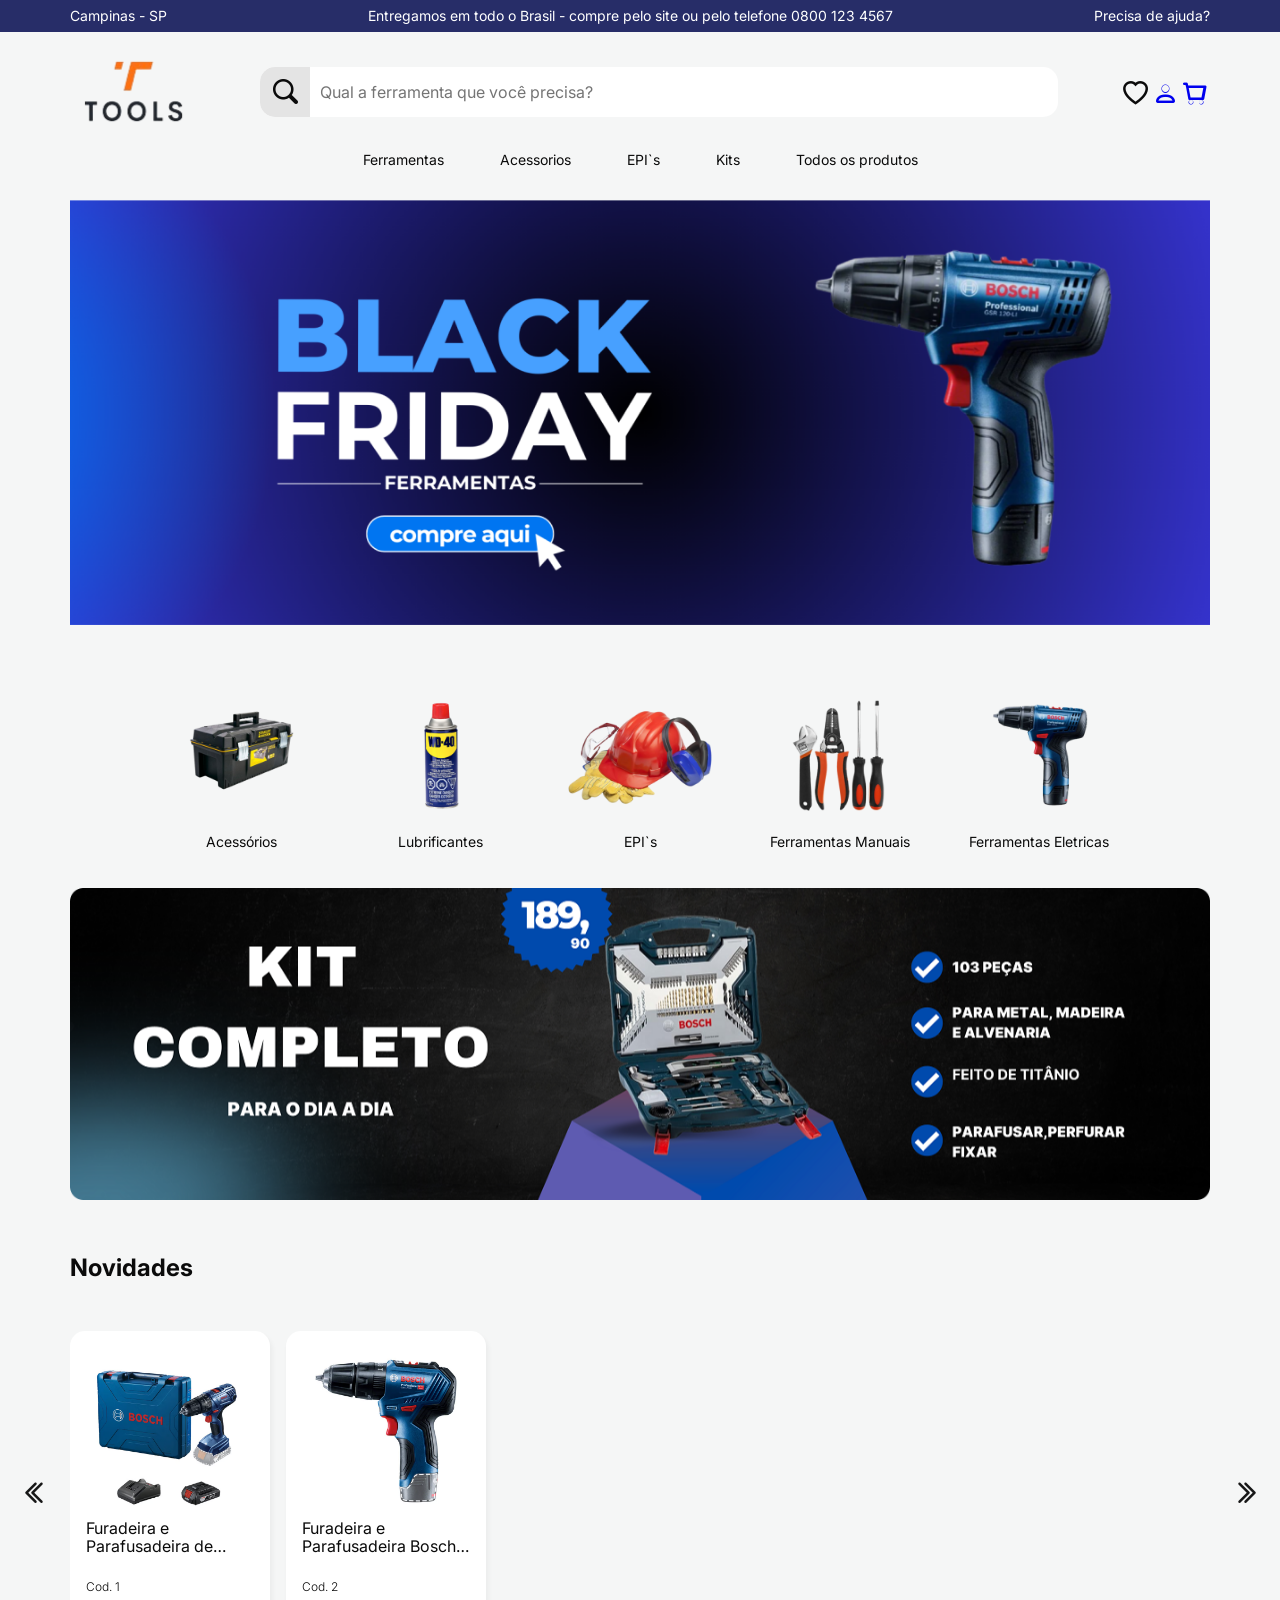
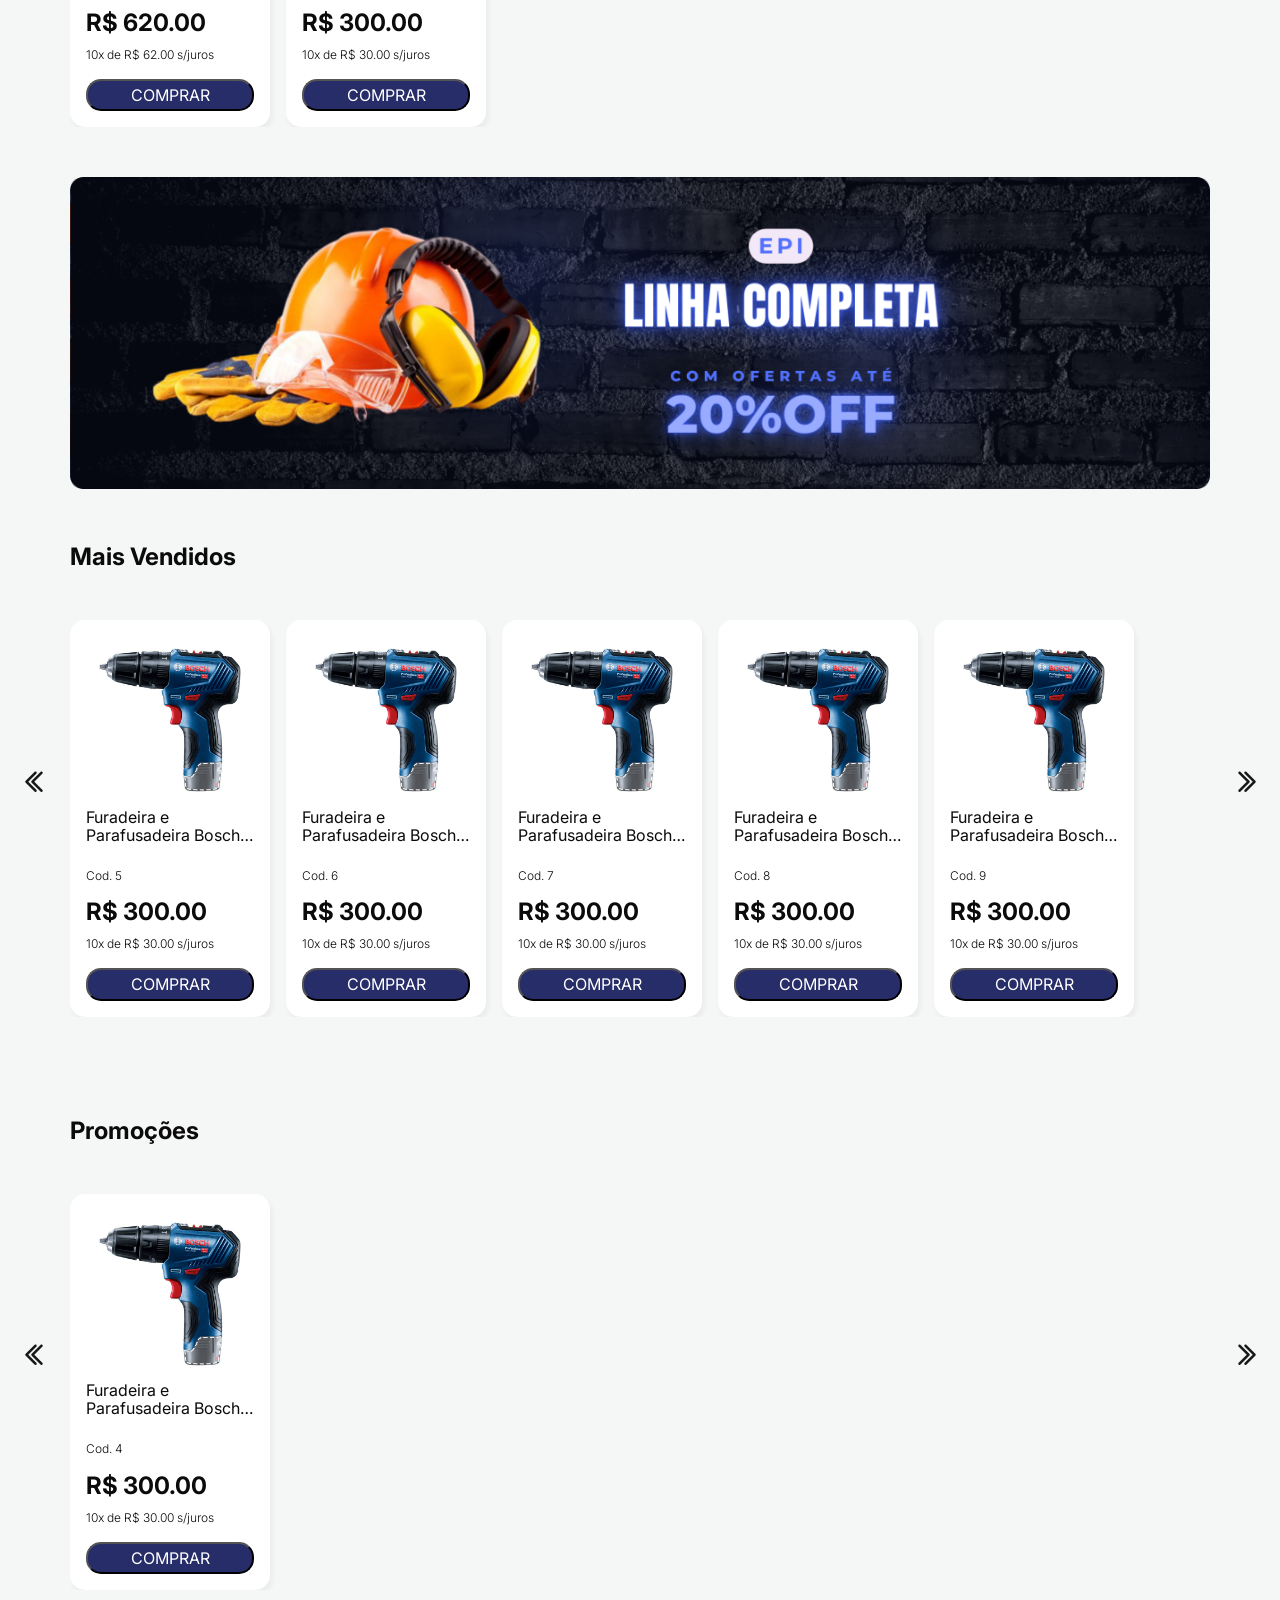
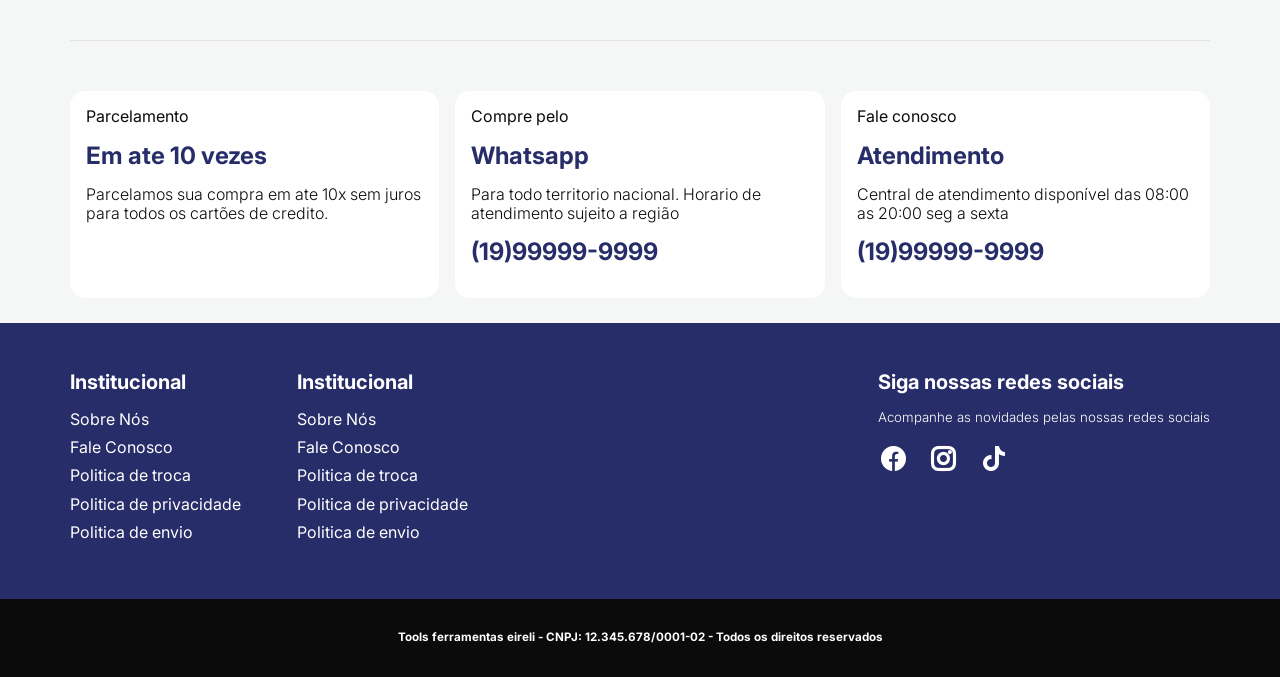
<file: ecommerce/index.html>
<!DOCTYPE html>
<html lang="pt-br">
  <head>
    <meta charset="UTF-8" />
    <meta name="viewport" content="width=device-width, initial-scale=1.0" />
    <title>Tools - Sua loja online de ferramentas e acessorios</title>
    <link rel="preconnect" href="https://fonts.googleapis.com" />
    <link rel="preconnect" href="https://fonts.gstatic.com" crossorigin />
    <link
      href="https://fonts.googleapis.com/css2?family=Inter:wght@200;400;700&display=swap"
      rel="stylesheet"
    />
    <link
      rel="stylesheet"
      href="https://cdn.jsdelivr.net/npm/bootstrap-icons@1.11.3/font/bootstrap-icons.min.css"
    />
    <link rel="stylesheet" href="./styles/styles.css" />
    <script type="module" src="./scripts/home.js" defer></script>
  </head>
  <body>
    <header>
      <div class="header-info-bar">
        <div class="container container-flex">
          <h4>Campinas - SP</h4>
          <h4>
            Entregamos em todo o Brasil - compre pelo site ou pelo telefone 0800
            123 4567
          </h4>
          <h4>Precisa de ajuda?</h4>
        </div>
      </div>
      <div class="header-top container container-flex">
        <div class="header-logo">
          <a href="./index.html">
            <img src="./images/logo.png" alt="Tools ferramentas" />
          </a>
        
        </div>
        <div class="header-top-search-bar">
          <i class="bi bi-search"></i>
          <input
            type="text"
            name="search"
            id="search"
            placeholder="Qual a ferramenta que você precisa?"
          />
        </div>
        <div class="header-top-icons container-flex">
          <i class="bi bi-heart"></i>
          <a href="adm.html">
            <i class="bi bi-person"></i>
          </a>
         
          <a href="checkout.html">
            <i class="bi bi-cart"></i>
          </a>
        </div>
      </div>
      <nav class="header-navbar container">
        <ul class="container-flex">
          <li class="header-navbar-itens">Ferramentas</li>
          <li class="header-navbar-itens">Acessorios</li>
          <li class="header-navbar-itens">EPI`s</li>
          <li class="header-navbar-itens">Kits</li>
          <li class="header-navbar-itens">
            <a href="./products.html">Todos os produtos</a>
          </li>
        </ul>
      </nav>
      <div class="header-main-banner container">
        <img
          src="./images/header_slider.png"
          alt="banner de promoção de black frieday"
          class="banner"
        />
      </div>
    </header>

    <main class="main-content container">
      <section class="main-category-area container-flex">
        <div class="main-category-card">
          <img
            src="./images/toolbox.png"
            alt="caixa de ferramentas"
            class="category-img"
          />

          <h4>Acessórios</h4>
        </div>
        <div class="main-category-card">
          <img
            src="./images/wd40_1.png"
            alt="lubrificante wd-40"
            class="category-img"
          />

          <h4>Lubrificantes</h4>
        </div>
        <div class="main-category-card">
          <img
            src="./images/ppe.png"
            alt="equipamento de proteçao individual"
            class="category-img"
          />

          <h4>EPI`s</h4>
        </div>
        <div class="main-category-card">
          <img src="./images/pliers.png" alt="alicates" class="category-img" />

          <h4>Ferramentas Manuais</h4>
        </div>
        <div class="main-category-card">
          <img
            src="./images/screwdriver.png"
            alt="parafusadeiras"
            class="category-img"
          />

          <h4>Ferramentas Eletricas</h4>
        </div>
      </section>
      <div class="section-banner container">
        <img
          src="./images/section_banner1.png"
          alt="banner promocional"
          class="banner"
        />
      </div>
      
      <section class="section-product">
        <h2 class="main-title">Novidades</h2>

        <section id="section-novidades" class="section-product-carrousel">
          <div class="carrousel">
            <!-- <div class="product-card">
              <div>
                <img
                  src="./images/products/cord_drill.png"
                  alt="Furadeira Eletrica"
                />
              </div>
              <div class="product-card-info-container">
                <h2
                  class="product-card-title"
                  title="Parafusadeira e Furadeira de impacto Bosch 12V com kit brocas incluso"
                >
                  Parafusadeira e Furadeira de impacto Bosch 12V com kit brocas
                  incluso
                </h2>
                <h4 class="product-card-reference">Cod. 12345678</h4>
                <h3 class="product-card-price">R$ 499,90</h3>
                <h4 class="product-card-installment">
                  10x de R$ 49,90 s/juros
                </h4>
              </div>
              <button class="product-card-btn">COMPRAR</button>
            </div>

            <div class="product-card">
              <div>
                <img
                  src="./images/products/prod01/img1.png"
                  alt="Furadeira Eletrica"
                />
              </div>
              <div class="product-card-info-container">
                <h2
                  class="product-card-title"
                  title="Parafusadeira e Furadeira de impacto Bosch 12V com kit brocas incluso"
                >
                  Parafusadeira e Furadeira de impacto Bosch 12V com kit brocas
                  incluso
                </h2>
                <h4 class="product-card-reference">Cod. 12345678</h4>
                <h3 class="product-card-price">R$ 499,90</h3>
                <h4 class="product-card-installment">
                  10x de R$ 49,90 s/juros
                </h4>
              </div>
              <button class="product-card-btn">COMPRAR</button>
            </div>

            <div class="product-card">
              <div>
                <img
                  src="./images/products/srewdriver_bit_set.png"
                  alt="Furadeira Eletrica"
                />
              </div>
              <div class="product-card-info-container">
                <h2
                  class="product-card-title"
                  title="Parafusadeira e Furadeira de impacto Bosch 12V com kit brocas incluso"
                >
                  Parafusadeira e Furadeira de impacto Bosch 12V com kit brocas
                  incluso
                </h2>
                <h4 class="product-card-reference">Cod. 12345678</h4>
                <h3 class="product-card-price">R$ 499,90</h3>
                <h4 class="product-card-installment">
                  10x de R$ 49,90 s/juros
                </h4>
              </div>
              <button class="product-card-btn">COMPRAR</button>
            </div>

            <div class="product-card">
              <div>
                <img
                  src="./images/products/vacuum_cleaner.png"
                  alt="Furadeira Eletrica"
                />
              </div>
              <div class="product-card-info-container">
                <h2
                  class="product-card-title"
                  title="Parafusadeira e Furadeira de impacto Bosch 12V com kit brocas incluso"
                >
                  Parafusadeira e Furadeira de impacto Bosch 12V com kit brocas
                  incluso
                </h2>
                <h4 class="product-card-reference">Cod. 12345678</h4>
                <h3 class="product-card-price">R$ 499,90</h3>
                <h4 class="product-card-installment">
                  10x de R$ 49,90 s/juros
                </h4>
              </div>
              <button class="product-card-btn">COMPRAR</button>
            </div>
            <div class="product-card">
              <div>
                <img
                  src="./images/products/vacuum_cleaner.png"
                  alt="Furadeira Eletrica"
                />
              </div>
              <div class="product-card-info-container">
                <h2
                  class="product-card-title"
                  title="Parafusadeira e Furadeira de impacto Bosch 12V com kit brocas incluso"
                >
                  Parafusadeira e Furadeira de impacto Bosch 12V com kit brocas
                  incluso
                </h2>
                <h4 class="product-card-reference">Cod. 12345678</h4>
                <h3 class="product-card-price">R$ 499,90</h3>
                <h4 class="product-card-installment">
                  10x de R$ 49,90 s/juros
                </h4>
              </div>
              <button class="product-card-btn">COMPRAR</button>
            </div>
            <div class="product-card">
              <div>
                <img
                  src="./images/products/vacuum_cleaner.png"
                  alt="Furadeira Eletrica"
                />
              </div>
              <div class="product-card-info-container">
                <h2
                  class="product-card-title"
                  title="Parafusadeira e Furadeira de impacto Bosch 12V com kit brocas incluso"
                >
                  Parafusadeira e Furadeira de impacto Bosch 12V com kit brocas
                  incluso
                </h2>
                <h4 class="product-card-reference">Cod. 12345678</h4>
                <h3 class="product-card-price">R$ 499,90</h3>
                <h4 class="product-card-installment">
                  10x de R$ 49,90 s/juros
                </h4>
              </div>
              <button class="product-card-btn">COMPRAR</button>
            </div>
            <div class="product-card">
              <div>
                <img
                  src="./images/products/vacuum_cleaner.png"
                  alt="Furadeira Eletrica"
                />
              </div>
              <div class="product-card-info-container">
                <h2
                  class="product-card-title"
                  title="Parafusadeira e Furadeira de impacto Bosch 12V com kit brocas incluso"
                >
                  Parafusadeira e Furadeira de impacto Bosch 12V com kit brocas
                  incluso
                </h2>
                <h4 class="product-card-reference">Cod. 12345678</h4>
                <h3 class="product-card-price">R$ 499,90</h3>
                <h4 class="product-card-installment">
                  10x de R$ 49,90 s/juros
                </h4>
              </div>
              <button class="product-card-btn">COMPRAR</button>
            </div> -->
            
          </div>
          
        </section>
        <button class="prev">
          <i class="bi bi-chevron-double-left"></i>
        </button>
        <button class="next">
          <i class="bi bi-chevron-double-right"></i>
        </button>
        
        
      </section>
      <div class="section-banner container">
        <img
          src="./images/section_banner2.png"
          alt="banner promocional"
          class="banner"
        />
      </div>
      <section class="section-product">
        <h2 class="main-title">Mais Vendidos</h2>

        <section id="section-maisvendidos" class="section-product-carrousel">
          <div class="carrousel">
           <!-- <div class="product-card">
              <div>
                <img
                  src="./images/products/cord_drill.png"
                  alt="Furadeira Eletrica"
                />
              </div>
              <div class="product-card-info-container">
                <h2
                  class="product-card-title"
                  title="Parafusadeira e Furadeira de impacto Bosch 12V com kit brocas incluso"
                >
                  Parafusadeira e Furadeira de impacto Bosch 12V com kit brocas
                  incluso
                </h2>
                <h4 class="product-card-reference">Cod. 12345678</h4>
                <h3 class="product-card-price">R$ 499,90</h3>
                <h4 class="product-card-installment">
                  10x de R$ 49,90 s/juros
                </h4>
              </div>
              <button class="product-card-btn">COMPRAR</button>
            </div>

            <div class="product-card">
              <div>
                <img
                  src="./images/products/cordless_screwdriver.png"
                  alt="Furadeira Eletrica"
                />
              </div>
              <div class="product-card-info-container">
                <h2
                  class="product-card-title"
                  title="Parafusadeira e Furadeira de impacto Bosch 12V com kit brocas incluso"
                >
                  Parafusadeira e Furadeira de impacto Bosch 12V com kit brocas
                  incluso
                </h2>
                <h4 class="product-card-reference">Cod. 12345678</h4>
                <h3 class="product-card-price">R$ 499,90</h3>
                <h4 class="product-card-installment">
                  10x de R$ 49,90 s/juros
                </h4>
              </div>
              <button class="product-card-btn">COMPRAR</button>
            </div>

            <div class="product-card">
              <div>
                <img
                  src="./images/products/srewdriver_bit_set.png"
                  alt="Furadeira Eletrica"
                />
              </div>
              <div class="product-card-info-container">
                <h2
                  class="product-card-title"
                  title="Parafusadeira e Furadeira de impacto Bosch 12V com kit brocas incluso"
                >
                  Parafusadeira e Furadeira de impacto Bosch 12V com kit brocas
                  incluso
                </h2>
                <h4 class="product-card-reference">Cod. 12345678</h4>
                <h3 class="product-card-price">R$ 499,90</h3>
                <h4 class="product-card-installment">
                  10x de R$ 49,90 s/juros
                </h4>
              </div>
              <button class="product-card-btn">COMPRAR</button>
            </div>

            <div class="product-card">
              <div>
                <img
                  src="./images/products/vacuum_cleaner.png"
                  alt="Furadeira Eletrica"
                />
              </div>
              <div class="product-card-info-container">
                <h2
                  class="product-card-title"
                  title="Parafusadeira e Furadeira de impacto Bosch 12V com kit brocas incluso"
                >
                  Parafusadeira e Furadeira de impacto Bosch 12V com kit brocas
                  incluso
                </h2>
                <h4 class="product-card-reference">Cod. 12345678</h4>
                <h3 class="product-card-price">R$ 499,90</h3>
                <h4 class="product-card-installment">
                  10x de R$ 49,90 s/juros
                </h4>
              </div>
              <button class="product-card-btn">COMPRAR</button>
            </div>
            <div class="product-card">
              <div>
                <img
                  src="./images/products/vacuum_cleaner.png"
                  alt="Furadeira Eletrica"
                />
              </div>
              <div class="product-card-info-container">
                <h2
                  class="product-card-title"
                  title="Parafusadeira e Furadeira de impacto Bosch 12V com kit brocas incluso"
                >
                  Parafusadeira e Furadeira de impacto Bosch 12V com kit brocas
                  incluso
                </h2>
                <h4 class="product-card-reference">Cod. 12345678</h4>
                <h3 class="product-card-price">R$ 499,90</h3>
                <h4 class="product-card-installment">
                  10x de R$ 49,90 s/juros
                </h4>
              </div>
              <button class="product-card-btn">COMPRAR</button>
            </div>
            <div class="product-card">
              <div>
                <img
                  src="./images/products/vacuum_cleaner.png"
                  alt="Furadeira Eletrica"
                />
              </div>
              <div class="product-card-info-container">
                <h2
                  class="product-card-title"
                  title="Parafusadeira e Furadeira de impacto Bosch 12V com kit brocas incluso"
                >
                  Parafusadeira e Furadeira de impacto Bosch 12V com kit brocas
                  incluso
                </h2>
                <h4 class="product-card-reference">Cod. 12345678</h4>
                <h3 class="product-card-price">R$ 499,90</h3>
                <h4 class="product-card-installment">
                  10x de R$ 49,90 s/juros
                </h4>
              </div>
              <button class="product-card-btn">COMPRAR</button>
            </div>
            <div class="product-card">
              <div>
                <img
                  src="./images/products/vacuum_cleaner.png"
                  alt="Furadeira Eletrica"
                />
              </div>
              <div class="product-card-info-container">
                <h2
                  class="product-card-title"
                  title="Parafusadeira e Furadeira de impacto Bosch 12V com kit brocas incluso"
                >
                  Parafusadeira e Furadeira de impacto Bosch 12V com kit brocas
                  incluso
                </h2>
                <h4 class="product-card-reference">Cod. 12345678</h4>
                <h3 class="product-card-price">R$ 499,90</h3>
                <h4 class="product-card-installment">
                  10x de R$ 49,90 s/juros
                </h4>
              </div>
              <button class="product-card-btn">COMPRAR</button>
            </div> -->
          </div> 
        </section>
        <button class="prev">
          <i class="bi bi-chevron-double-left"></i>
        </button>
        <button class="next">
          <i class="bi bi-chevron-double-right"></i>
        </button>
      </section>
      <section class="section-product">
        <h2 class="main-title">Promoções</h2>

        <section id="section-promocoes" class="section-product-carrousel">
          <div class="carrousel">
            <!-- <div class="product-card">
              <div>
                <img
                  src="./images/products/cord_drill.png"
                  alt="Furadeira Eletrica"
                />
              </div>
              <div class="product-card-info-container">
                <h2
                  class="product-card-title"
                  title="Parafusadeira e Furadeira de impacto Bosch 12V com kit brocas incluso"
                >
                  Parafusadeira e Furadeira de impacto Bosch 12V com kit brocas
                  incluso
                </h2>
                <h4 class="product-card-reference">Cod. 12345678</h4>
                <h3 class="product-card-price">R$ 499,90</h3>
                <h4 class="product-card-installment">
                  10x de R$ 49,90 s/juros
                </h4>
              </div>
              <button class="product-card-btn">COMPRAR</button>
            </div>

            <div class="product-card">
              <div>
                <img
                  src="./images/products/cordless_screwdriver.png"
                  alt="Furadeira Eletrica"
                />
              </div>
              <div class="product-card-info-container">
                <h2
                  class="product-card-title"
                  title="Parafusadeira e Furadeira de impacto Bosch 12V com kit brocas incluso"
                >
                  Parafusadeira e Furadeira de impacto Bosch 12V com kit brocas
                  incluso
                </h2>
                <h4 class="product-card-reference">Cod. 12345678</h4>
                <h3 class="product-card-price">R$ 499,90</h3>
                <h4 class="product-card-installment">
                  10x de R$ 49,90 s/juros
                </h4>
              </div>
              <button class="product-card-btn">COMPRAR</button>
            </div>

            <div class="product-card">
              <div>
                <img
                  src="./images/products/srewdriver_bit_set.png"
                  alt="Furadeira Eletrica"
                />
              </div>
              <div class="product-card-info-container">
                <h2
                  class="product-card-title"
                  title="Parafusadeira e Furadeira de impacto Bosch 12V com kit brocas incluso"
                >
                  Parafusadeira e Furadeira de impacto Bosch 12V com kit brocas
                  incluso
                </h2>
                <h4 class="product-card-reference">Cod. 12345678</h4>
                <h3 class="product-card-price">R$ 499,90</h3>
                <h4 class="product-card-installment">
                  10x de R$ 49,90 s/juros
                </h4>
              </div>
              <button class="product-card-btn">COMPRAR</button>
            </div>

            <div class="product-card">
              <div>
                <img
                  src="./images/products/vacuum_cleaner.png"
                  alt="Furadeira Eletrica"
                />
              </div>
              <div class="product-card-info-container">
                <h2
                  class="product-card-title"
                  title="Parafusadeira e Furadeira de impacto Bosch 12V com kit brocas incluso"
                >
                  Parafusadeira e Furadeira de impacto Bosch 12V com kit brocas
                  incluso
                </h2>
                <h4 class="product-card-reference">Cod. 12345678</h4>
                <h3 class="product-card-price">R$ 499,90</h3>
                <h4 class="product-card-installment">
                  10x de R$ 49,90 s/juros
                </h4>
              </div>
              <button class="product-card-btn">COMPRAR</button>
            </div>
            <div class="product-card">
              <div>
                <img
                  src="./images/products/vacuum_cleaner.png"
                  alt="Furadeira Eletrica"
                />
              </div>
              <div class="product-card-info-container">
                <h2
                  class="product-card-title"
                  title="Parafusadeira e Furadeira de impacto Bosch 12V com kit brocas incluso"
                >
                  Parafusadeira e Furadeira de impacto Bosch 12V com kit brocas
                  incluso
                </h2>
                <h4 class="product-card-reference">Cod. 12345678</h4>
                <h3 class="product-card-price">R$ 499,90</h3>
                <h4 class="product-card-installment">
                  10x de R$ 49,90 s/juros
                </h4>
              </div>
              <button class="product-card-btn">COMPRAR</button>
            </div>
            <div class="product-card">
              <div>
                <img
                  src="./images/products/vacuum_cleaner.png"
                  alt="Furadeira Eletrica"
                />
              </div>
              <div class="product-card-info-container">
                <h2
                  class="product-card-title"
                  title="Parafusadeira e Furadeira de impacto Bosch 12V com kit brocas incluso"
                >
                  Parafusadeira e Furadeira de impacto Bosch 12V com kit brocas
                  incluso
                </h2>
                <h4 class="product-card-reference">Cod. 12345678</h4>
                <h3 class="product-card-price">R$ 499,90</h3>
                <h4 class="product-card-installment">
                  10x de R$ 49,90 s/juros
                </h4>
              </div>
              <button class="product-card-btn">COMPRAR</button>
            </div>
            <div class="product-card">
              <div>
                <img
                  src="./images/products/vacuum_cleaner.png"
                  alt="Furadeira Eletrica"
                />
              </div>
              <div class="product-card-info-container">
                <h2
                  class="product-card-title"
                  title="Parafusadeira e Furadeira de impacto Bosch 12V com kit brocas incluso"
                >
                  Parafusadeira e Furadeira de impacto Bosch 12V com kit brocas
                  incluso
                </h2>
                <h4 class="product-card-reference">Cod. 12345678</h4>
                <h3 class="product-card-price">R$ 499,90</h3>
                <h4 class="product-card-installment">
                  10x de R$ 49,90 s/juros
                </h4>
              </div>
              <button class="product-card-btn">COMPRAR</button>
            </div> -->
          </div>
        </section>
        <button class="prev">
          <i class="bi bi-chevron-double-left"></i>
        </button>
        <button class="next">
          <i class="bi bi-chevron-double-right"></i>
        </button>
      </section>
    </main>
    <footer>
      <section class="footer-info-container container container-flex">
        <div class="footer-info-card">
          <h4>Parcelamento</h4>
          <h3>Em ate 10 vezes</h3>
          <h5>
            Parcelamos sua compra em ate 10x sem juros para todos os cartões de
            credito.
          </h5>
        </div>
        <div class="footer-info-card">
          <h4>Compre pelo</h4>
          <h3>Whatsapp</h3>
          <h5>
            Para todo territorio nacional. Horario de atendimento sujeito a
            região
          </h5>
          <h3>(19)99999-9999</h3>
        </div>
        <div class="footer-info-card">
          <h4>Fale conosco</h4>
          <h3>Atendimento</h3>
          <h5>
            Central de atendimento disponível das 08:00 as 20:00 seg a sexta
          </h5>
          <h3>(19)99999-9999</h3>
        </div>
      </section>
      <div class="footer-bg">
        <section class="footer-nav container container-flex">
          <div class="footer-nav-container">
            <div class="footer-navitem-container">
              <h3>Institucional</h3>
              <ul>
                <li><a href="">Sobre Nós</a></li>
                <li><a href="">Fale Conosco</a></li>
                <li><a href="">Politica de troca</a></li>
                <li><a href="">Politica de privacidade</a></li>
                <li><a href="">Politica de envio</a></li>
              </ul>
            </div>
            <div class="footer-navitem-container">
              <h3>Institucional</h3>
              <ul>
                <li><a href="">Sobre Nós</a></li>
                <li><a href="">Fale Conosco</a></li>
                <li><a href="">Politica de troca</a></li>
                <li><a href="">Politica de privacidade</a></li>
                <li><a href="">Politica de envio</a></li>
              </ul>
            </div>
          </div>

          <div class="footer-social-container">
            <h3>Siga nossas redes sociais</h3>
            <h5>Acompanhe as novidades pelas nossas redes sociais</h5>
            <div class="social-icons">
              <i class="bi bi-facebook"></i>
              <i class="bi bi-instagram"></i>
              <i class="bi bi-tiktok"></i>
            </div>
          </div>
        </section>
      </div>
      <div class="rights">
        <div class="container">
          <h5>
            Tools ferramentas eireli - CNPJ: 12.345.678/0001-02 - Todos os
            direitos reservados
          </h5>
        </div>
      </div>
    </footer>
  </body>
</html>
</file>
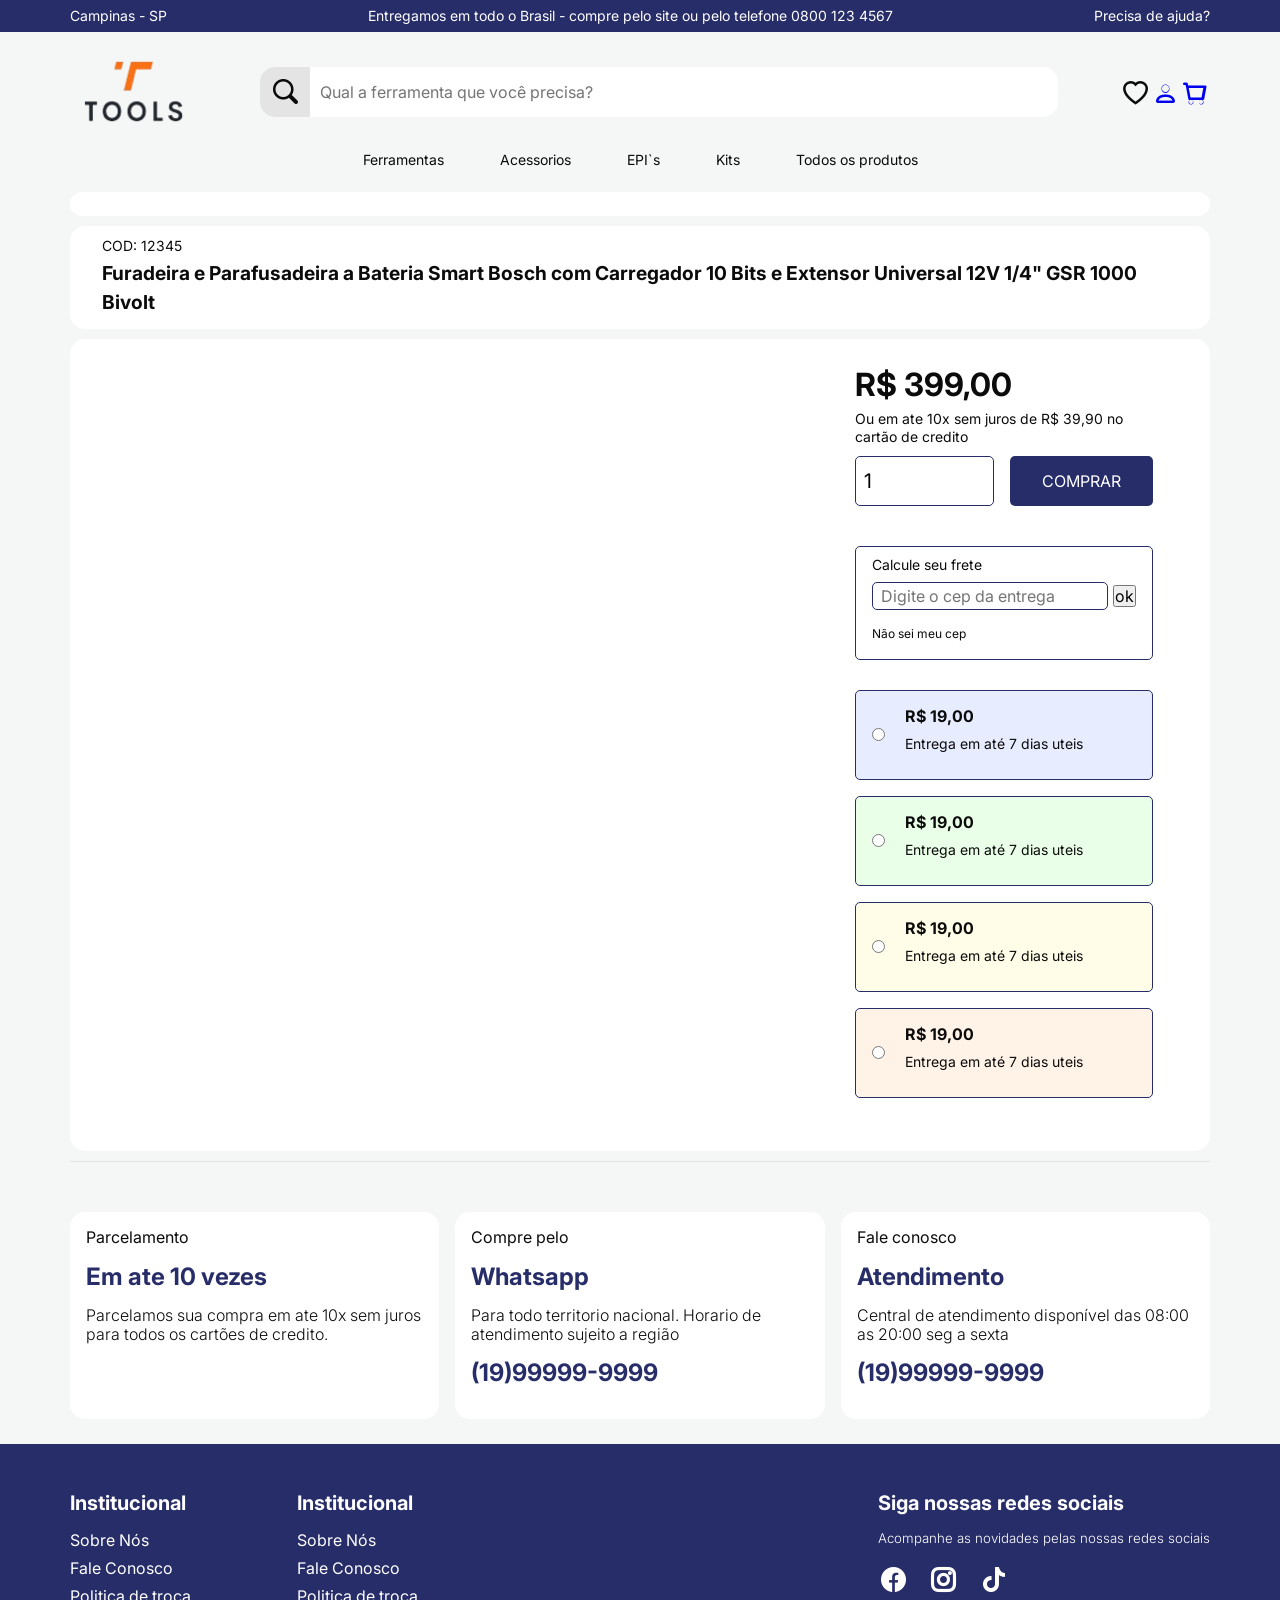
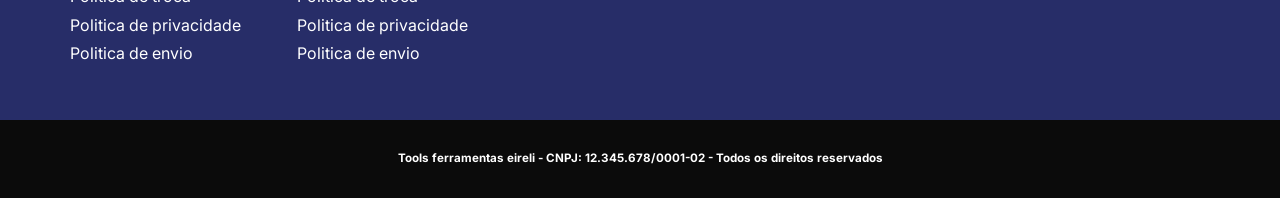
<file: ecommerce/product.html>
<!DOCTYPE html>
<html lang="pt-br">
  <head>
    <meta charset="UTF-8" />
    <meta name="viewport" content="width=device-width, initial-scale=1.0" />
    <title>Tools - Sua loja online de ferramentas e acessorios</title>
    <link rel="preconnect" href="https://fonts.googleapis.com" />
    <link rel="preconnect" href="https://fonts.gstatic.com" crossorigin />
    <link
      href="https://fonts.googleapis.com/css2?family=Inter:wght@200;400;700&display=swap"
      rel="stylesheet"
    />
    <link
      rel="stylesheet"
      href="https://cdn.jsdelivr.net/npm/bootstrap-icons@1.11.3/font/bootstrap-icons.min.css"
    />
    <link rel="stylesheet" href="./styles/styles.css" />
    <script type="module" src="./scripts/product.js" defer></script>
  </head>

  <body>
    <header>
      <div class="header-info-bar">
        <div class="container container-flex">
          <h4>Campinas - SP</h4>
          <h4>
            Entregamos em todo o Brasil - compre pelo site ou pelo telefone 0800
            123 4567
          </h4>
          <h4>Precisa de ajuda?</h4>
        </div>
      </div>
      <div class="header-top container container-flex">
        <div class="header-logo">
          <a href="./index.html">
            <img src="./images/logo.png" alt="Tools ferramentas" />
          </a>
        
        </div>
        <div class="header-top-search-bar">
          <i class="bi bi-search"></i>
          <input
            type="text"
            name="search"
            id="search"
            placeholder="Qual a ferramenta que você precisa?"
          />
        </div>
        <div class="header-top-icons container-flex">
          <i class="bi bi-heart"></i>
          <a href="adm.html">
            <i class="bi bi-person"></i>
          </a>
         
          <a href="checkout.html">
            <i class="bi bi-cart"></i>
          </a>
        </div>
      </div>
      <nav class="header-navbar container">
        <ul class="container-flex">
          <li class="header-navbar-itens">Ferramentas</li>
          <li class="header-navbar-itens">Acessorios</li>
          <li class="header-navbar-itens">EPI`s</li>
          <li class="header-navbar-itens">Kits</li>
          <li class="header-navbar-itens">
            <a href="./products.html">Todos os produtos</a>
          </li>
        </ul>
      </nav>
      
    </header>
    <main class="product main-content container">
      <h2 class="product text-container page-title-small" id="product-category"></h2>
      <div class="product text-container" id="product-title">
        <h4>COD: 12345</h4>
        <h3 class="product main-text">Furadeira e Parafusadeira a Bateria Smart Bosch com Carregador 10 Bits e Extensor Universal 12V 1/4" GSR 1000 Bivolt</h3>
      </div>
      <section class="product text-container">
        <div id="product_page">
          <div class="grid_col_1">

            <!-- <div class="product_images_container"> -->

              <!-- <div class="images_selector">

                <i class="bi bi-chevron-double-up"></i>
              <ul>
                <li><img src="../images/products/cord_drill.png" alt="" class="product_thumb"></li>
                <li><img src="../images/products/cordless_screwdriver.png" alt="" class="product_thumb"></li>
                <li><img src="../images/products/srewdriver_bit_set.png" alt="" class="product_thumb"></li>
                <li><img src="../images/products/vacuum_cleaner.png" alt="" class="product_thumb"></li>
              </ul>
              <i class="bi bi-chevron-double-down"></i>
              </div>
              <div class="images_main">
                <img src="../images/products/cordless_screwdriver_main.png" alt="">
              </div>
            </div>


            <div class="product_description_container">
              <h3 class="main-text">
                Descrição

              </h3>
              <p class="product_description">
                A Furadeira e Parafusadeira 1/4" 12V GSR 1000 Smart Bivolt Bosch é uma ferramenta moderna, eficiente e prática! Além de poder ser utilizada em ambientes escuros graças a luz de LED para iluminar a área de trabalho, possui um corpo ergonômico e uma longa vida útil.
              </p>
            </div> -->

           

          </div>







          <div class="grid_col_2">

            <div class="product_price_container">
              <h2>R$ 399,00</h2>
              <h5>Ou em ate 10x sem juros de R$ 39,90 no cartão de credito</h5>
              <div class="quantity">
                <input type="number" name="quantity" id="quantity" value="1">
                <button class="shop_btn">comprar</button>
              </div>
              
            </div>

            <div class="freight_container">
              <form action="">
                <label for="">Calcule seu frete</label>

                <div class="container-flex">
                  <input type="text" name="" id="" placeholder="Digite o cep da entrega">
                  <button class="freight_ok">ok</button>
                </div>
               
                 <p><a href="">Não sei meu cep</a></p> 
               
              </form>
            </div>

            <div class="freight_pricing container-flex">
              <div class="radio">
                <input type="radio" name="" id="">
              </div>
              <div class="pricing">
                <h3>R$ 19,00</h3>
                <p>Entrega em até 7 dias uteis</p>
              </div>
            </div>

            <div class="freight_pricing container-flex">
              <div class="radio">
                <input type="radio" name="" id="">
              </div>
              <div class="pricing">
                <h3>R$ 19,00</h3>
                <p>Entrega em até 7 dias uteis</p>
              </div>
            </div>

            <div class="freight_pricing container-flex">
              <div class="radio">
                <input type="radio" name="" id="">
              </div>
              <div class="pricing">
                <h3>R$ 19,00</h3>
                <p>Entrega em até 7 dias uteis</p>
              </div>
            </div>

            <div class="freight_pricing container-flex">
              <div class="radio">
                <input type="radio" name="" id="">
              </div>
              <div class="pricing">
                <h3>R$ 19,00</h3>
                <p>Entrega em até 7 dias uteis</p>
              </div>
            </div>



          </div>

        </div>
        
      </section>

    </main>



    <footer>
        <section class="footer-info-container container container-flex">
          <div class="footer-info-card">
            <h4>Parcelamento</h4>
            <h3>Em ate 10 vezes</h3>
            <h5>
              Parcelamos sua compra em ate 10x sem juros para todos os cartões de
              credito.
            </h5>
          </div>
          <div class="footer-info-card">
            <h4>Compre pelo</h4>
            <h3>Whatsapp</h3>
            <h5>
              Para todo territorio nacional. Horario de atendimento sujeito a
              região
            </h5>
            <h3>(19)99999-9999</h3>
          </div>
          <div class="footer-info-card">
            <h4>Fale conosco</h4>
            <h3>Atendimento</h3>
            <h5>
              Central de atendimento disponível das 08:00 as 20:00 seg a sexta
            </h5>
            <h3>(19)99999-9999</h3>
          </div>
        </section>
        <div class="footer-bg">
          <section class="footer-nav container container-flex">
            <div class="footer-nav-container">
              <div class="footer-navitem-container">
                <h3>Institucional</h3>
                <ul>
                  <li>
                    <a href="">Sobre Nós</a>
                  </li>
                  <li><a href="">Fale Conosco</a></li>
                  <li><a href="">Politica de troca</a></li>
                  <li><a href="">Politica de privacidade</a></li>
                  <li><a href="">Politica de envio</a></li>
                </ul>
              </div>
              <div class="footer-navitem-container">
                <h3>Institucional</h3>
                <ul>
                  <li><a href="">Sobre Nós</a></li>
                  <li><a href="">Fale Conosco</a></li>
                  <li><a href="">Politica de troca</a></li>
                  <li><a href="">Politica de privacidade</a></li>
                  <li><a href="">Politica de envio</a></li>
                </ul>
              </div>
            </div>
  
            <div class="footer-social-container">
              <h3>Siga nossas redes sociais</h3>
              <h5>Acompanhe as novidades pelas nossas redes sociais</h5>
              <div class="social-icons">
                <i class="bi bi-facebook"></i>
                <i class="bi bi-instagram"></i>
                <i class="bi bi-tiktok"></i>
              </div>
            </div>
          </section>
        </div>
        <div class="rights">
          <div class="container">
            <h5>
              Tools ferramentas eireli - CNPJ: 12.345.678/0001-02 - Todos os
              direitos reservados
            </h5>
          </div>
        </div>
      </footer>
  </body>
</html>
</file>
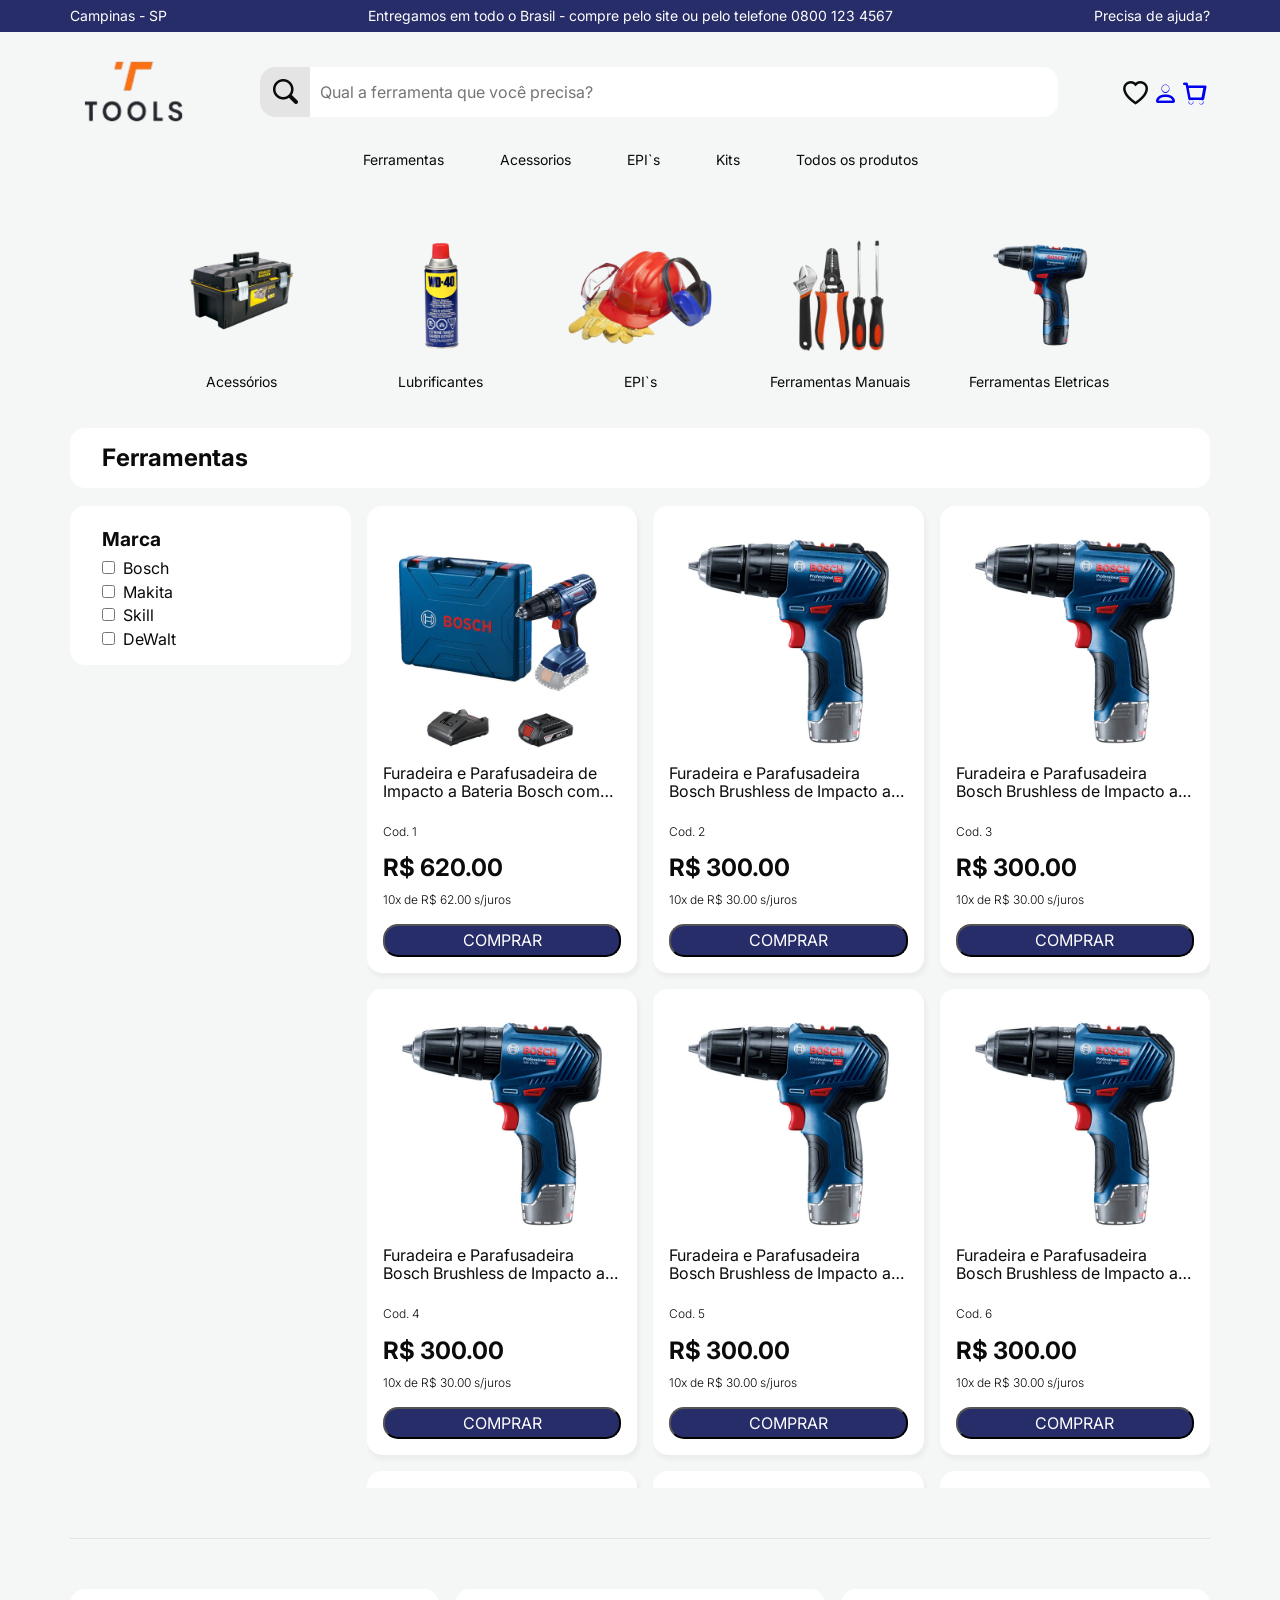
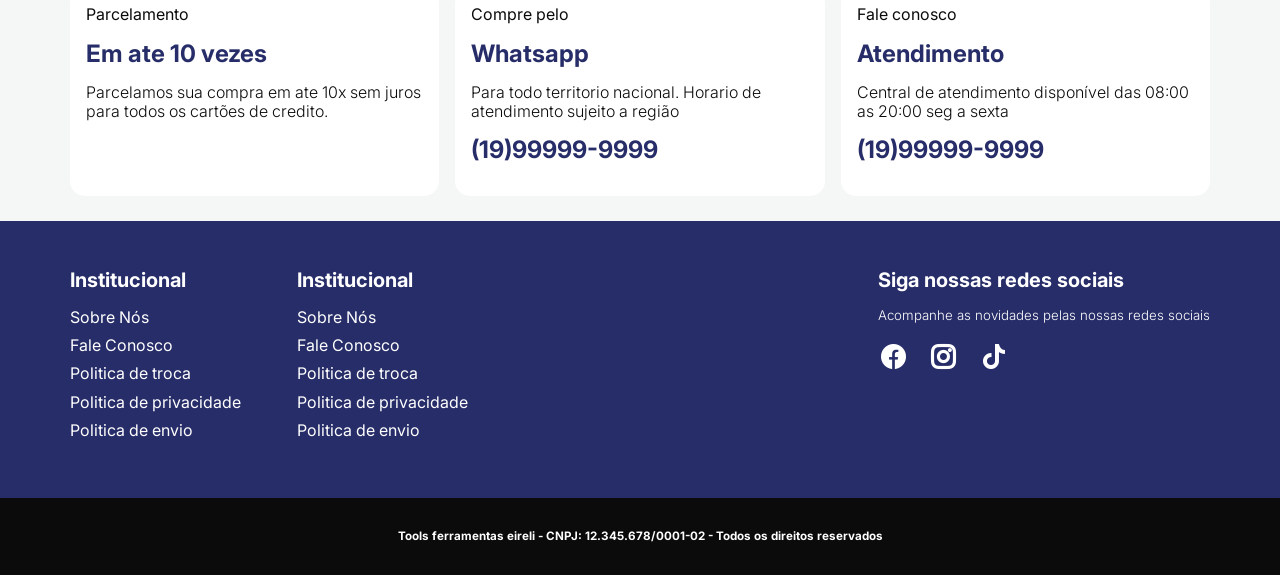
<file: ecommerce/products.html>
<!DOCTYPE html>
<html lang="pt-br">
  <head>
    <meta charset="UTF-8" />
    <meta name="viewport" content="width=device-width, initial-scale=1.0" />
    <title>Tools - Sua loja online de ferramentas e acessorios</title>
    <link rel="preconnect" href="https://fonts.googleapis.com" />
    <link rel="preconnect" href="https://fonts.gstatic.com" crossorigin />
    <link
      href="https://fonts.googleapis.com/css2?family=Inter:wght@200;400;700&display=swap"
      rel="stylesheet"
    />
    <link
      rel="stylesheet"
      href="https://cdn.jsdelivr.net/npm/bootstrap-icons@1.11.3/font/bootstrap-icons.min.css"
    />
    <link rel="stylesheet" href="./styles/styles.css" />
    <script type="module" src="./scripts/products.js" defer></script>
  </head>

  <body>
    <header>
      <div class="header-info-bar">
        <div class="container container-flex">
          <h4>Campinas - SP</h4>
          <h4>
            Entregamos em todo o Brasil - compre pelo site ou pelo telefone 0800
            123 4567
          </h4>
          <h4>Precisa de ajuda?</h4>
        </div>
      </div>
      <div class="header-top container container-flex">
        <div class="header-logo">
          <a href="./index.html">
            <img src="./images/logo.png" alt="Tools ferramentas" />
          </a>
        
        </div>
        <div class="header-top-search-bar">
          <i class="bi bi-search"></i>
          <input
            type="text"
            name="search"
            id="search"
            placeholder="Qual a ferramenta que você precisa?"
          />
        </div>
        <div class="header-top-icons container-flex">
          <i class="bi bi-heart"></i>
          <a href="adm.html">
            <i class="bi bi-person"></i>
          </a>
         
          <a href="checkout.html">
            <i class="bi bi-cart"></i>
          </a>
        </div>
      </div>
      <nav class="header-navbar container">
        <ul class="container-flex">
          <li class="header-navbar-itens">Ferramentas</li>
          <li class="header-navbar-itens">Acessorios</li>
          <li class="header-navbar-itens">EPI`s</li>
          <li class="header-navbar-itens">Kits</li>
          <li class="header-navbar-itens">
            <a href="./products.html">Todos os produtos</a>
          </li>
        </ul>
      </nav>
      
    </header>
    <main class="main-content container">
      <section class="main-category-area container-flex">
        <div class="main-category-card">
          <img
            src="./images/toolbox.png"
            alt="caixa de ferramentas"
            class="category-img"
          />

          <h4>Acessórios</h4>
        </div>
        <div class="main-category-card">
          <img
            src="./images/wd40_1.png"
            alt="lubrificante wd-40"
            class="category-img"
          />

          <h4>Lubrificantes</h4>
        </div>
        <div class="main-category-card">
          <img
            src="./images/ppe.png"
            alt="equipamento de proteçao individual"
            class="category-img"
          />

          <h4>EPI`s</h4>
        </div>
        <div class="main-category-card">
          <img src="./images/pliers.png" alt="alicates" class="category-img" />

          <h4>Ferramentas Manuais</h4>
        </div>
        <div class="main-category-card">
          <img
            src="./images/screwdriver.png"
            alt="parafusadeiras"
            class="category-img"
          />

          <h4>Ferramentas Eletricas</h4>
        </div>
      </section>
      <h2 class=" text-container main-text">Ferramentas</h2>
      <section class="products-container">
        <aside class="filter">
          <div class="text-container">
            <form action="">
              <h3>Marca</h3>
              <ul>
                <li><input type="checkbox" name="" id=""><label>Bosch</label></li>
                <li><input type="checkbox" name="" id=""><label>Makita</label></li>
                <li><input type="checkbox" name="" id=""><label>Skill</label></li>
                <li><input type="checkbox" name="" id=""><label>DeWalt</label></li>
              </ul>
            </form>
          </div>
          

        </aside>
        <section class="section-product-grid">
          <!-- <div class="product-card">
            <div>
              <img
                src="../images/products/cord_drill.png"
                alt="Furadeira Eletrica"
              />
            </div>
            <div class="product-card-info-container">
              <h2
                class="product-card-title"
                title="Parafusadeira e Furadeira de impacto Bosch 12V com kit brocas incluso"
              >
                Parafusadeira e Furadeira de impacto Bosch 12V com kit brocas
                incluso
              </h2>
              <h4 class="product-card-reference">Cod. 12345678</h4>
              <h3 class="product-card-price">R$ 499,90</h3>
              <h4 class="product-card-installment">
                10x de R$ 49,90 s/juros
              </h4>
            </div>
            <button class="product-card-btn">COMPRAR</button>
          </div>
          <div class="product-card">
            <div>
              <img
                src="../images/products/cord_drill.png"
                alt="Furadeira Eletrica"
              />
            </div>
            <div class="product-card-info-container">
              <h2
                class="product-card-title"
                title="Parafusadeira e Furadeira de impacto Bosch 12V com kit brocas incluso"
              >
                Parafusadeira e Furadeira de impacto Bosch 12V com kit brocas
                incluso
              </h2>
              <h4 class="product-card-reference">Cod. 12345678</h4>
              <h3 class="product-card-price">R$ 499,90</h3>
              <h4 class="product-card-installment">
                10x de R$ 49,90 s/juros
              </h4>
            </div>
            <button class="product-card-btn">COMPRAR</button>
          </div>
          <div class="product-card">
            <div>
              <img
                src="../images/products/cord_drill.png"
                alt="Furadeira Eletrica"
              />
            </div>
            <div class="product-card-info-container">
              <h2
                class="product-card-title"
                title="Parafusadeira e Furadeira de impacto Bosch 12V com kit brocas incluso"
              >
                Parafusadeira e Furadeira de impacto Bosch 12V com kit brocas
                incluso
              </h2>
              <h4 class="product-card-reference">Cod. 12345678</h4>
              <h3 class="product-card-price">R$ 499,90</h3>
              <h4 class="product-card-installment">
                10x de R$ 49,90 s/juros
              </h4>
            </div>
            <button class="product-card-btn">COMPRAR</button>
          </div>
          <div class="product-card">
            <div>
              <img
                src="../images/products/cord_drill.png"
                alt="Furadeira Eletrica"
              />
            </div>
            <div class="product-card-info-container">
              <h2
                class="product-card-title"
                title="Parafusadeira e Furadeira de impacto Bosch 12V com kit brocas incluso"
              >
                Parafusadeira e Furadeira de impacto Bosch 12V com kit brocas
                incluso
              </h2>
              <h4 class="product-card-reference">Cod. 12345678</h4>
              <h3 class="product-card-price">R$ 499,90</h3>
              <h4 class="product-card-installment">
                10x de R$ 49,90 s/juros
              </h4>
            </div>
            <button class="product-card-btn">COMPRAR</button>
          </div>
          <div class="product-card">
            <div>
              <img
                src="../images/products/cord_drill.png"
                alt="Furadeira Eletrica"
              />
            </div>
            <div class="product-card-info-container">
              <h2
                class="product-card-title"
                title="Parafusadeira e Furadeira de impacto Bosch 12V com kit brocas incluso"
              >
                Parafusadeira e Furadeira de impacto Bosch 12V com kit brocas
                incluso
              </h2>
              <h4 class="product-card-reference">Cod. 12345678</h4>
              <h3 class="product-card-price">R$ 499,90</h3>
              <h4 class="product-card-installment">
                10x de R$ 49,90 s/juros
              </h4>
            </div>
            <button class="product-card-btn">COMPRAR</button>
          </div>
          <div class="product-card">
            <div>
              <img
                src="../images/products/cord_drill.png"
                alt="Furadeira Eletrica"
              />
            </div>
            <div class="product-card-info-container">
              <h2
                class="product-card-title"
                title="Parafusadeira e Furadeira de impacto Bosch 12V com kit brocas incluso"
              >
                Parafusadeira e Furadeira de impacto Bosch 12V com kit brocas
                incluso
              </h2>
              <h4 class="product-card-reference">Cod. 12345678</h4>
              <h3 class="product-card-price">R$ 499,90</h3>
              <h4 class="product-card-installment">
                10x de R$ 49,90 s/juros
              </h4>
            </div>
            <button class="product-card-btn">COMPRAR</button>
          </div>
          <div class="product-card">
            <div>
              <img
                src="../images/products/cord_drill.png"
                alt="Furadeira Eletrica"
              />
            </div>
            <div class="product-card-info-container">
              <h2
                class="product-card-title"
                title="Parafusadeira e Furadeira de impacto Bosch 12V com kit brocas incluso"
              >
                Parafusadeira e Furadeira de impacto Bosch 12V com kit brocas
                incluso
              </h2>
              <h4 class="product-card-reference">Cod. 12345678</h4>
              <h3 class="product-card-price">R$ 499,90</h3>
              <h4 class="product-card-installment">
                10x de R$ 49,90 s/juros
              </h4>
            </div>
            <button class="product-card-btn">COMPRAR</button>
          </div>
          <div class="product-card">
            <div>
              <img
                src="../images/products/cord_drill.png"
                alt="Furadeira Eletrica"
              />
            </div>
            <div class="product-card-info-container">
              <h2
                class="product-card-title"
                title="Parafusadeira e Furadeira de impacto Bosch 12V com kit brocas incluso"
              >
                Parafusadeira e Furadeira de impacto Bosch 12V com kit brocas
                incluso
              </h2>
              <h4 class="product-card-reference">Cod. 12345678</h4>
              <h3 class="product-card-price">R$ 499,90</h3>
              <h4 class="product-card-installment">
                10x de R$ 49,90 s/juros
              </h4>
            </div>
            <button class="product-card-btn">COMPRAR</button>
          </div> -->
        </section>
      </section>
    </main>



    <footer>
        <section class="footer-info-container container container-flex">
          <div class="footer-info-card">
            <h4>Parcelamento</h4>
            <h3>Em ate 10 vezes</h3>
            <h5>
              Parcelamos sua compra em ate 10x sem juros para todos os cartões de
              credito.
            </h5>
          </div>
          <div class="footer-info-card">
            <h4>Compre pelo</h4>
            <h3>Whatsapp</h3>
            <h5>
              Para todo territorio nacional. Horario de atendimento sujeito a
              região
            </h5>
            <h3>(19)99999-9999</h3>
          </div>
          <div class="footer-info-card">
            <h4>Fale conosco</h4>
            <h3>Atendimento</h3>
            <h5>
              Central de atendimento disponível das 08:00 as 20:00 seg a sexta
            </h5>
            <h3>(19)99999-9999</h3>
          </div>
        </section>
        <div class="footer-bg">
          <section class="footer-nav container container-flex">
            <div class="footer-nav-container">
              <div class="footer-navitem-container">
                <h3>Institucional</h3>
                <ul>
                  <li>
                    <a href="">Sobre Nós</a>
                  </li>
                  <li><a href="">Fale Conosco</a></li>
                  <li><a href="">Politica de troca</a></li>
                  <li><a href="">Politica de privacidade</a></li>
                  <li><a href="">Politica de envio</a></li>
                </ul>
              </div>
              <div class="footer-navitem-container">
                <h3>Institucional</h3>
                <ul>
                  <li><a href="">Sobre Nós</a></li>
                  <li><a href="">Fale Conosco</a></li>
                  <li><a href="">Politica de troca</a></li>
                  <li><a href="">Politica de privacidade</a></li>
                  <li><a href="">Politica de envio</a></li>
                </ul>
              </div>
            </div>
  
            <div class="footer-social-container">
              <h3>Siga nossas redes sociais</h3>
              <h5>Acompanhe as novidades pelas nossas redes sociais</h5>
              <div class="social-icons">
                <i class="bi bi-facebook"></i>
                <i class="bi bi-instagram"></i>
                <i class="bi bi-tiktok"></i>
              </div>
            </div>
          </section>
        </div>
        <div class="rights">
          <div class="container">
            <h5>
              Tools ferramentas eireli - CNPJ: 12.345.678/0001-02 - Todos os
              direitos reservados
            </h5>
          </div>
        </div>
      </footer>
  </body>
</html>
</file>
<file: ecommerce/styles/styles.css>
@import "normalize.css";
@import "layout.css";
@import "home.css";
@import "products.css";
@import "product.css";
@import "checkout.css";
@import "payment.css";
@import "adm.css";
</file>
